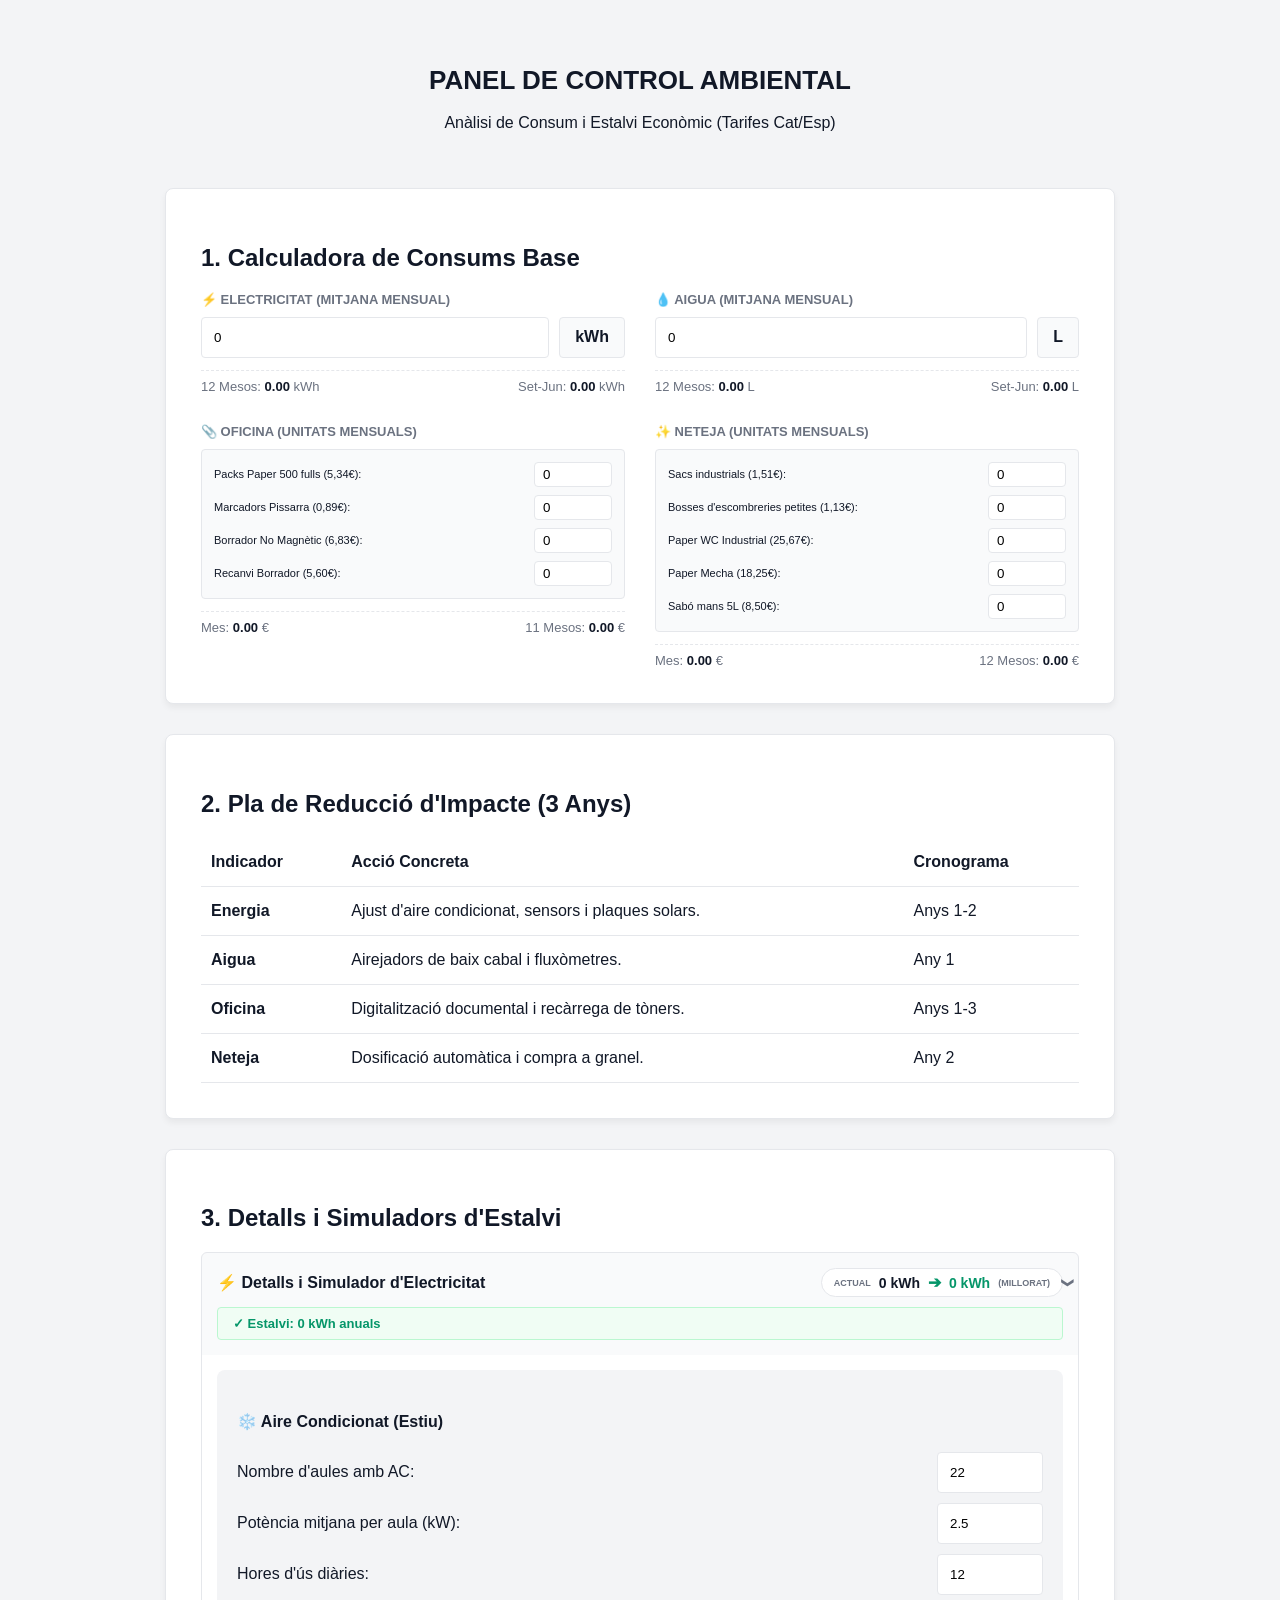
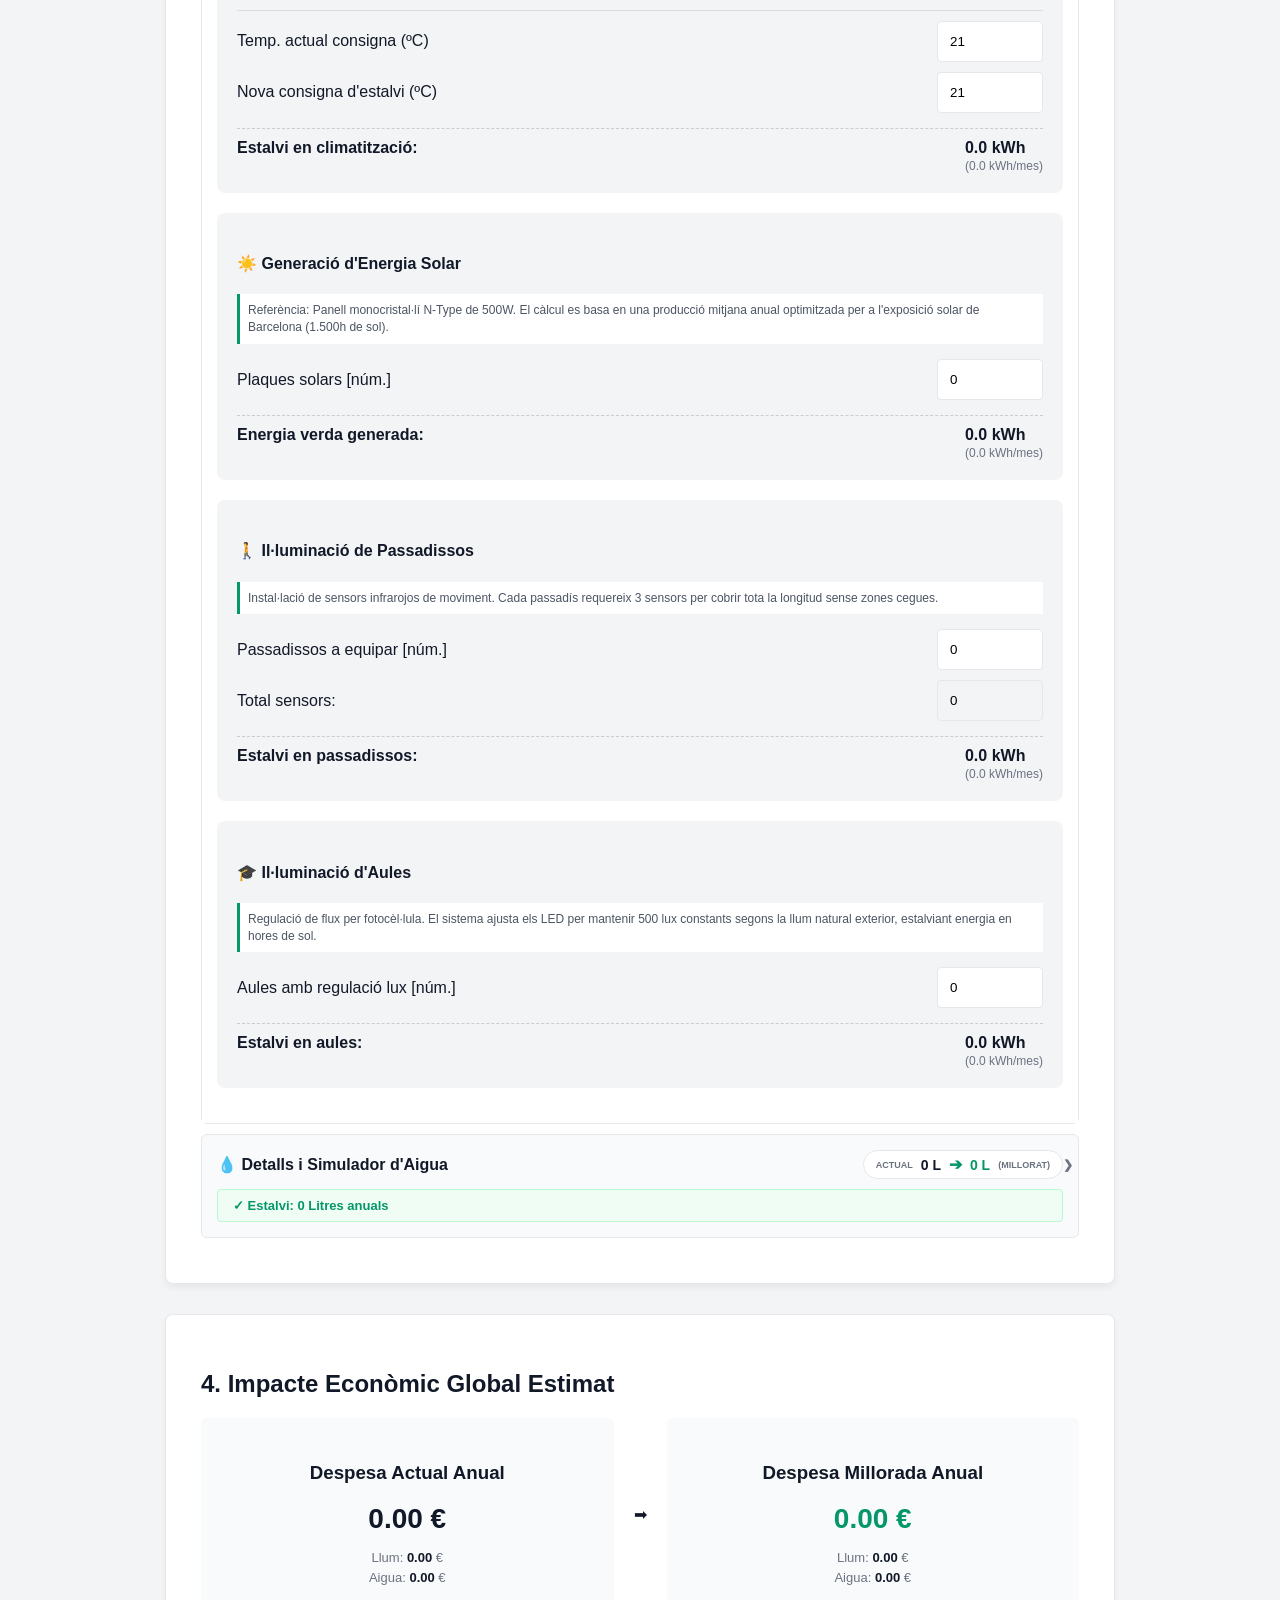
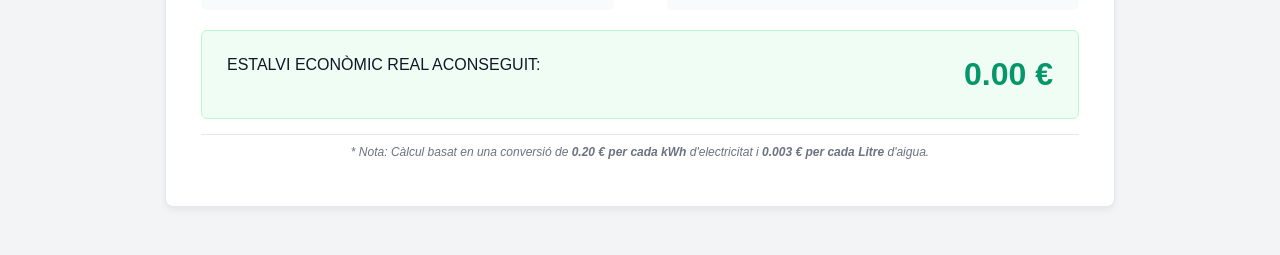
<file: index.html>
<!DOCTYPE html>
<html lang="ca">
<head>
    <meta charset="UTF-8">
    <meta name="viewport" content="width=device-width, initial-scale=1.0">
    <title>Dashboard de Consum i Sostenibilitat - Barcelona</title>
    <link rel="stylesheet" href="calculadora.css">
</head>
<body>

<div class="dashboard">
    <header class="header">
        <h1>PANEL DE CONTROL AMBIENTAL</h1>
        <p>Anàlisi de Consum i Estalvi Econòmic (Tarifes Cat/Esp)</p>
    </header>

    <section class="seccio-card">
        <h2>1. Calculadora de Consums Base</h2>
        <div class="grid-inputs-2x2">
            <div class="input-group">
                <label>⚡ Electricitat (Mitjana mensual)</label>
                <div class="input-controls">
                    <input type="number" id="v1" value="0" oninput="calc()">
                    <span class="fix-unit">kWh</span>
                </div>
                <div class="dades-mini">
                    <div>12 Mesos: <span class="data-val" id="r1">0.00</span> kWh</div>
                    <div>Set-Jun: <span class="data-val" id="r2">0.00</span> kWh</div>
                </div>
            </div>

            <div class="input-group">
                <label>💧 Aigua (Mitjana mensual)</label>
                <div class="input-controls">
                    <input type="number" id="v2" value="0" oninput="calc()">
                    <span class="fix-unit">L</span>
                </div>
                <div class="dades-mini">
                    <div>12 Mesos: <span class="data-val" id="r3">0.00</span> L</div>
                    <div>Set-Jun: <span class="data-val" id="r4">0.00</span> L</div>
                </div>
            </div>

            <div class="input-group">
                <label>📎 Oficina (Unitats mensuals)</label>
                <div class="input-details-grid">
                    <div class="sim-row">
                        <small>Packs Paper 500 fulls (5,34€):</small>
                        <input type="number" id="v3_paper" value="0" oninput="calc()">
                    </div>
                    <div class="sim-row">
                        <small>Marcadors Pissarra (0,89€):</small>
                        <input type="number" id="v3_marcadors" value="0" oninput="calc()">
                    </div>
                    <div class="sim-row">
                        <small>Borrador No Magnètic (6,83€):</small>
                        <input type="number" id="v3_borrador" value="0" oninput="calc()">
                    </div>
                    <div class="sim-row">
                        <small>Recanvi Borrador (5,60€):</small>
                        <input type="number" id="v3_recanvi" value="0" oninput="calc()">
                    </div>
                </div>
                <div class="dades-mini">
                    <div>Mes: <span class="data-val" id="r5_mes">0.00</span> €</div>
                    <div>11 Mesos: <span class="data-val" id="r5">0.00</span> €</div>
                </div>
            </div>

            <div class="input-group">
                <label>✨ Neteja (Unitats mensuals)</label>
                <div class="input-details-grid">
                    <div class="sim-row">
                        <small>Sacs industrials (1,51€):</small>
                        <input type="number" id="v4_sac" value="0" oninput="calc()">
                    </div>
                    <div class="sim-row">
                        <small>Bosses d'escombreries petites (1,13€):</small>
                        <input type="number" id="v4_bossa" value="0" oninput="calc()">
                    </div>
                    <div class="sim-row">
                        <small>Paper WC Industrial (25,67€):</small>
                        <input type="number" id="v4_pwc" value="0" oninput="calc()">
                    </div>
                    <div class="sim-row">
                        <small>Paper Mecha (18,25€):</small>
                        <input type="number" id="v4_mecha" value="0" oninput="calc()">
                    </div>
                    <div class="sim-row">
                        <small>Sabó mans 5L (8,50€):</small>
                        <input type="number" id="v4_sabo" value="0" oninput="calc()">
                    </div>
                </div>
                <div class="dades-mini">
                    <div>Mes: <span class="data-val" id="r7_mes">0.00</span> €</div>
                    <div>12 Mesos: <span class="data-val" id="r7">0.00</span> €</div>
                </div>
            </div>
        </div>
    </section>

    <section class="seccio-card">
        <h2>2. Pla de Reducció d'Impacte (3 Anys)</h2>
        <table class="taula-tech">
            <thead>
                <tr>
                    <th>Indicador</th>
                    <th>Acció Concreta</th>
                    <th>Cronograma</th>
                </tr>
            </thead>
            <tbody>
                <tr>
                    <td><b>Energia</b></td>
                    <td>Ajust d'aire condicionat, sensors i plaques solars.</td>
                    <td>Anys 1-2</td>
                </tr>
                <tr>
                    <td><b>Aigua</b></td>
                    <td>Airejadors de baix cabal i fluxòmetres.</td>
                    <td>Any 1</td>
                </tr>
                <tr>
                    <td><b>Oficina</b></td>
                    <td>Digitalització documental i recàrrega de tòners.</td>
                    <td>Anys 1-3</td>
                </tr>
                <tr>
                    <td><b>Neteja</b></td>
                    <td>Dosificació automàtica i compra a granel.</td>
                    <td>Any 2</td>
                </tr>
            </tbody>
        </table>
    </section>

    <section class="seccio-card">
        <h2>3. Detalls i Simuladors d'Estalvi</h2>
        <div class="accordion-container">
            <details open>
                <summary>
                    <div class="summary-content">
                        <span class="summary-title">⚡ Detalls i Simulador d'Electricitat</span>
                        <div class="summary-stats">
                            <span class="stat-label">actual</span>
                            <span id="comp-elec-actual" class="stat-value">0 kWh</span>
                            <span class="stat-arrow">➔</span>
                            <span id="comp-elec-millora" class="stat-value val-success">0 kWh</span>
                            <span id="label-elec-status" class="stat-label">(millorat)</span>
                        </div>
                    </div>
                    <div id="balance-elec" class="balance-recursos">Balance: 0 kWh</div>
                </summary>
                <div class="details-content simulator-box">
                    <div class="sim-sub-box">
                        <h4>❄️ Aire Condicionat (Estiu)</h4>
                        <div class="sim-row">
                            <label>Nombre d'aules amb AC:</label>
                            <input type="number" id="ac-unitats" value="22" oninput="calc()">
                        </div>
                        <div class="sim-row">
                            <label>Potència mitjana per aula (kW):</label>
                            <input type="number" id="ac-potencia" value="2.5" step="0.1" oninput="calc()">
                        </div>
                        <div class="sim-row">
                            <label>Hores d'ús diàries:</label>
                            <input type="number" id="ac-hores" value="12" oninput="calc()">
                        </div>
                        <div class="sim-row" style="margin-top:15px; border-top: 1px solid #ddd; padding-top:10px;">
                            <label>Temp. actual consigna (ºC)</label>
                            <input type="number" id="inp-temp-actual" value="21" oninput="calc()">
                        </div>
                        <div class="sim-row">
                            <label>Nova consigna d'estalvi (ºC)</label>
                            <input type="number" id="inp-temp-nou" value="21" oninput="calc()">
                        </div>
                        <div class="sim-row-result">
                            <span id="label-ac-result">Estalvi en climatització:</span>
                            <div class="sim-result">
                                <b id="est-temp">0.0</b> kWh<br>
                                <small>(<span id="est-temp-mes">0.0</span> kWh/mes)</small>
                            </div>
                        </div>
                    </div>

                    <div class="sim-sub-box">
                        <h4>☀️ Generació d'Energia Solar</h4>
                        <p class="sim-desc-tecnica">Referència: Panell monocristal·lí N-Type de 500W. El càlcul es basa en una producció mitjana anual optimitzada per a l'exposició solar de Barcelona (1.500h de sol).</p>
                        <div class="sim-row">
                            <label>Plaques solars [núm.]</label>
                            <input type="number" id="inp-plaques" value="0" min="0" oninput="calc()">
                        </div>
                        <div class="sim-row-result">
                            <span>Energia verda generada:</span>
                            <div class="sim-result">
                                <b id="est-plaques">0.0</b> kWh<br>
                                <small>(<span id="est-plaques-mes">0.0</span> kWh/mes)</small>
                            </div>
                        </div>
                    </div>

                    <div class="sim-sub-box">
                        <h4>🚶 Il·luminació de Passadissos</h4>
                        <p class="sim-desc-tecnica">Instal·lació de sensors infrarojos de moviment. Cada passadís requereix 3 sensors per cobrir tota la longitud sense zones cegues.</p>
                        <div class="sim-row">
                            <label>Passadissos a equipar [núm.]</label>
                            <input type="number" id="inp-mov" value="0" min="0" oninput="calc()">
                        </div>
                        <div class="sim-row">
                            <label>Total sensors:</label>
                            <input type="number" id="total-sensors" value="0" readonly style="background: #f3f4f6;">
                        </div>
                        <div class="sim-row-result">
                            <span>Estalvi en passadissos:</span>
                            <div class="sim-result">
                                <b id="est-passadissos">0.0</b> kWh<br>
                                <small>(<span id="est-passadissos-mes">0.0</span> kWh/mes)</small>
                            </div>
                        </div>
                    </div>

                    <div class="sim-sub-box">
                        <h4>🎓 Il·luminació d'Aules</h4>
                        <p class="sim-desc-tecnica">Regulació de flux per fotocèl·lula. El sistema ajusta els LED per mantenir 500 lux constants segons la llum natural exterior, estalviant energia en hores de sol.</p>
                        <div class="sim-row">
                            <label>Aules amb regulació lux [núm.]</label>
                            <input type="number" id="inp-llum" value="0" min="0" oninput="calc()">
                        </div>
                        <div class="sim-row-result">
                            <span>Estalvi en aules:</span>
                            <div class="sim-result">
                                <b id="est-aules">0.0</b> kWh<br>
                                <small>(<span id="est-aules-mes">0.0</span> kWh/mes)</small>
                            </div>
                        </div>
                    </div>
                </div>
            </details>

            <details>
                <summary>
                    <div class="summary-content">
                        <span class="summary-title">💧 Detalls i Simulador d'Aigua</span>
                        <div class="summary-stats">
                            <span class="stat-label">actual</span>
                            <span id="comp-aigua-actual" class="stat-value">0 L</span>
                            <span class="stat-arrow">➔</span>
                            <span id="comp-aigua-millora" class="stat-value val-success">0 L</span>
                            <span id="label-aigua-status" class="stat-label">(millorat)</span>
                        </div>
                    </div>
                    <div id="balance-aigua" class="balance-recursos">Balance: 0 L</div>
                </summary>
                <div class="details-content simulator-box">
                    <div class="sim-sub-box">
                        <h4>🚰 Airejadors d'Alta Eficiència</h4>
                        <p class="sim-desc-tecnica">Dispositius que barregen aire amb l'aigua. Redueixen el cabal de 12L/min a 5L/min sense perdre la sensació de pressió en el rentat de mans.</p>
                        <div class="sim-row">
                            <label>Aixetes amb airejador [núm.]</label>
                            <input type="number" id="inp-airejadors" value="0" min="0" oninput="calc()">
                        </div>
                        <div class="sim-row-result">
                            <span>Aigua estalviada:</span>
                            <div class="sim-result">
                                <b id="est-airejadors">0.0</b> L<br>
                                <small>(<span id="est-airejadors-mes">0.0</span> L/mes)</small>
                            </div>
                        </div>
                    </div>

                    <div class="sim-sub-box">
                        <h4>🚽 Fluxòmetres de Doble Descàrrega</h4>
                        <p class="sim-desc-tecnica">Substitució de descàrregues uniques per sistemes de 3L/6L. L'estalvi es calcula basant-se en una mitjana de 3 usos diaris per usuari.</p>
                        <div class="sim-row">
                            <label>WC amb fluxòmetre instal·lat [núm.]</label>
                            <input type="number" id="inp-fluxometres" value="0" min="0" oninput="calc()">
                        </div>
                        <div class="sim-row-result">
                            <span>Aigua estalviada:</span>
                            <div class="sim-result">
                                <b id="est-fluxometres">0.0</b> L<br>
                                <small>(<span id="est-fluxometres-mes">0.0</span> L/mes)</small>
                            </div>
                        </div>
                    </div>

                    <div class="sim-sub-box">
                        <h4>🍃 Urinaris Secs (Sense Aigua)</h4>
                        <p class="sim-desc-tecnica">Sistemes amb vàlvula de sifó líquid que eliminen completament el consum d'aigua per descàrrega (estalvi de 3L per cada ús).</p>
                        <div class="sim-row">
                            <label>Urinaris a instal·lar [núm.]</label>
                            <input type="number" id="inp-urinaris" value="0" min="0" oninput="calc()">
                        </div>
                        <div class="sim-row-result">
                            <span>Aigua estalviada:</span>
                            <div class="sim-result">
                                <b id="est-urinaris">0.0</b> L<br>
                                <small>(<span id="est-urinaris-mes">0.0</span> L/mes)</small>
                            </div>
                        </div>
                    </div>
                </div>
            </details>
        </div>
    </section>

    <section class="seccio-card highlight-section">
        <h2>4. Impacte Econòmic Global Estimat</h2>
        <div class="comparativa-grid">
            <div class="comp-box">
                <h3>Despesa Actual Anual</h3>
                <div class="big-number" id="totalActual">0.00 <span class="unit">€</span></div>
                <div class="dades-mini-col">
                    <div>Llum: <span class="data-val" id="eur-llum-actual">0.00</span> €</div>
                    <div>Aigua: <span class="data-val" id="eur-aigua-actual">0.00</span> €</div>
                </div>
            </div>
            <div class="fletxa">➡</div>
            <div class="comp-box futur">
                <h3>Despesa Millorada Anual</h3>
                <div class="big-number" id="totalMillora">0.00 <span class="unit">€</span></div>
                <div class="dades-mini-col">
                    <div>Llum: <span class="data-val" id="eur-llum-millora">0.00</span> €</div>
                    <div>Aigua: <span class="data-val" id="eur-aigua-millora">0.00</span> €</div>
                </div>
            </div>
        </div>

        <div class="estalvi-banner">
            <div class="estalvi-text">ESTALVI ECONÒMIC REAL ACONSEGUIT:</div>
            <div class="estalvi-valor" id="estalvi">0.00 €</div>
        </div>

        <p class="nota-conversio">
            * Nota: Càlcul basat en una conversió de <b>0.20 € per cada kWh</b> d'electricitat i <b>0.003 € per cada Litre</b> d'aigua.
        </p>
    </section>
</div>

<script src="calculadora.js"></script>
</body>
</html>
</file>
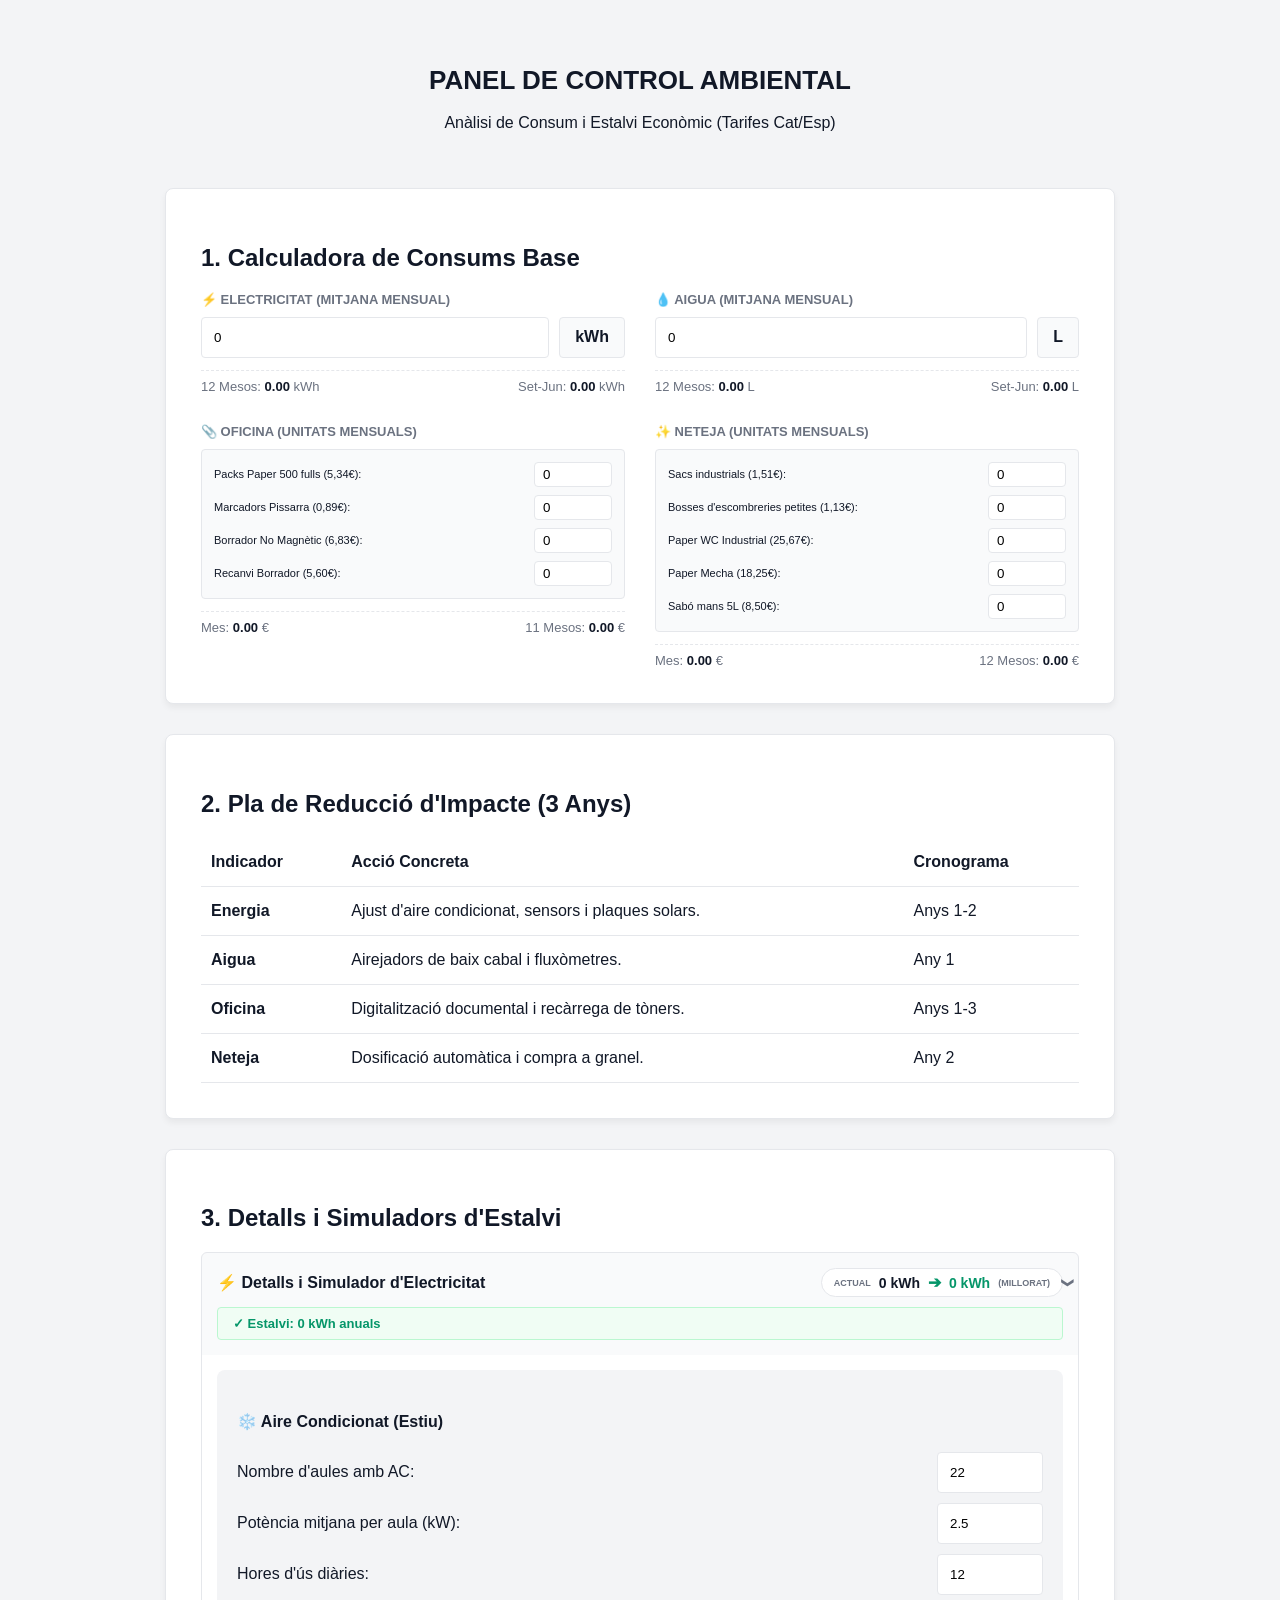
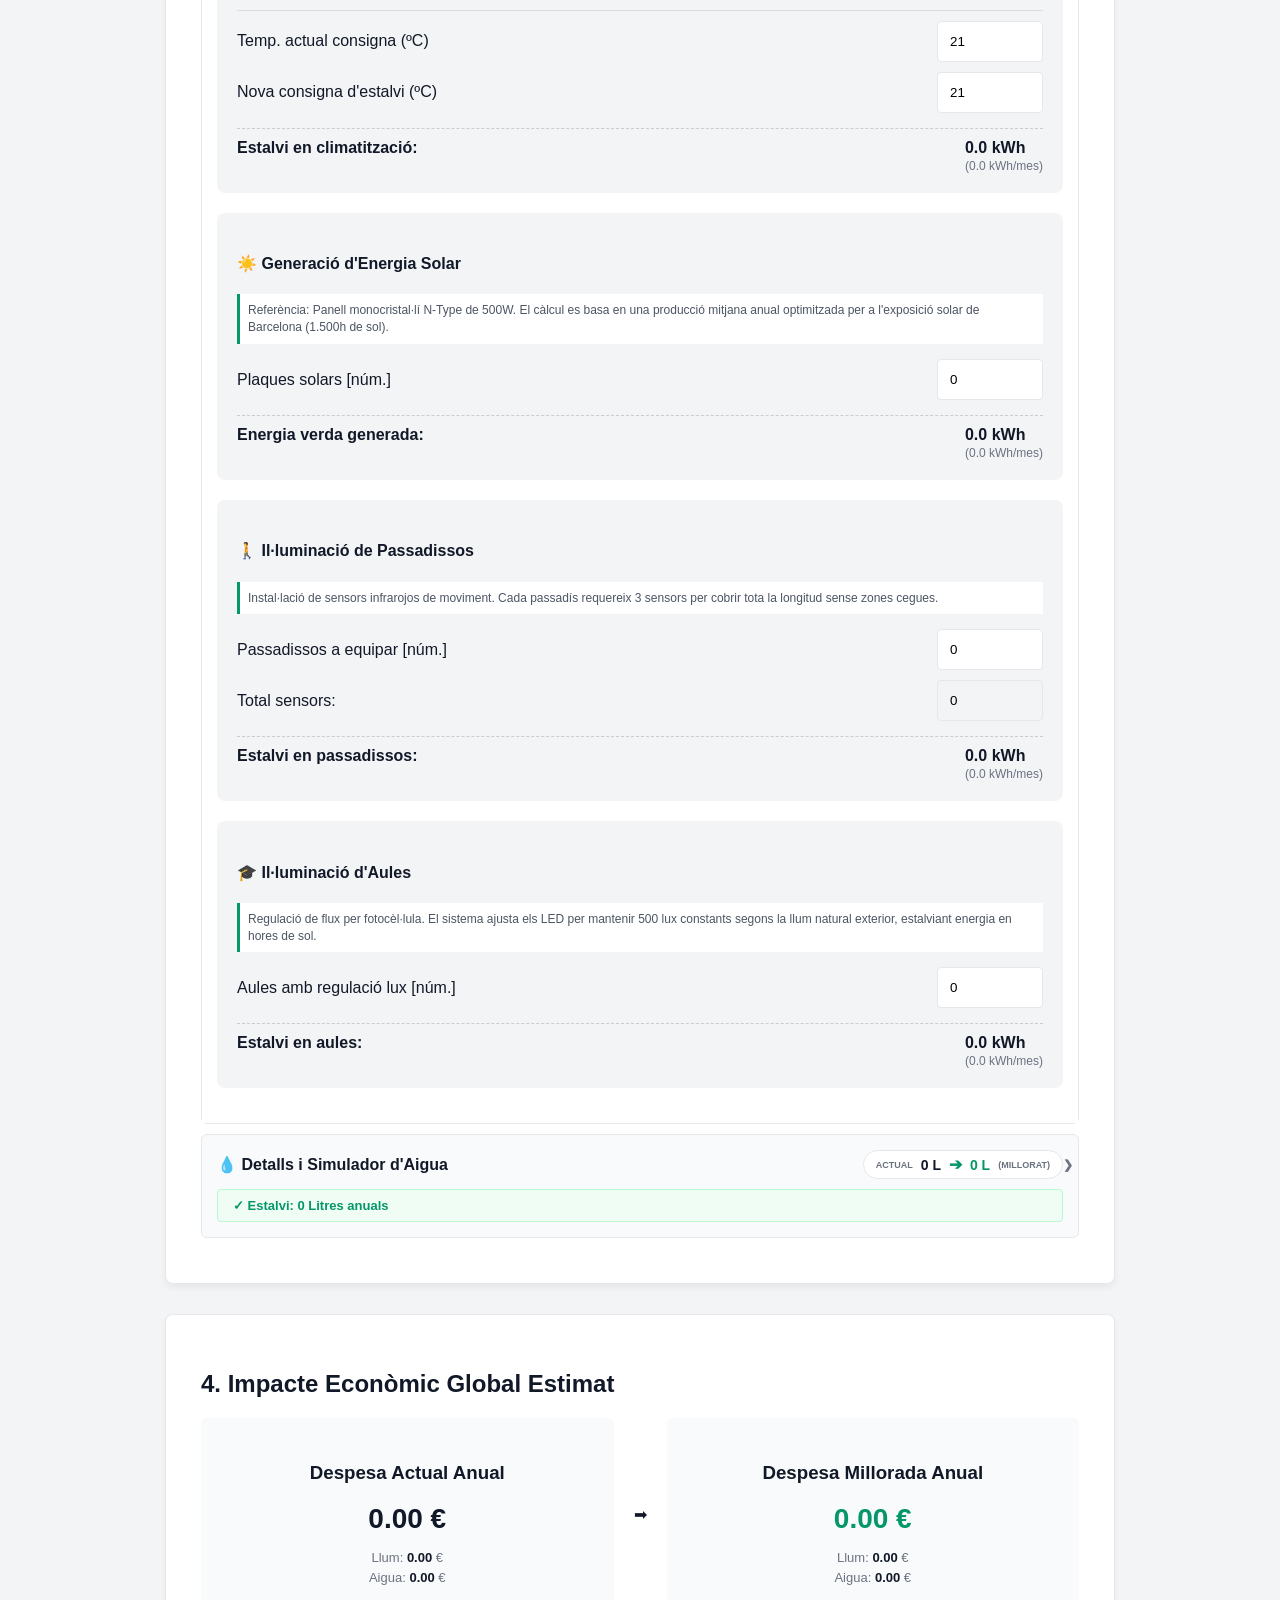
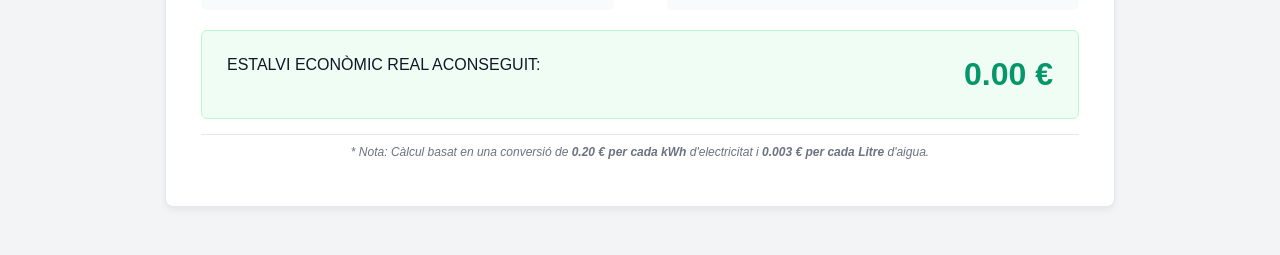
<file: calculadora.html>
<!DOCTYPE html>
<html lang="ca">
<head>
    <meta charset="UTF-8">
    <meta name="viewport" content="width=device-width, initial-scale=1.0">
    <title>Dashboard de Consum i Sostenibilitat - Barcelona</title>
    <link rel="stylesheet" href="calculadora.css">
</head>
<body>

<div class="dashboard">
    <header class="header">
        <h1>PANEL DE CONTROL AMBIENTAL</h1>
        <p>Anàlisi de Consum i Estalvi Econòmic (Tarifes Cat/Esp)</p>
    </header>

    <section class="seccio-card">
        <h2>1. Calculadora de Consums Base</h2>
        <div class="grid-inputs-2x2">
            <div class="input-group">
                <label>⚡ Electricitat (Mitjana mensual)</label>
                <div class="input-controls">
                    <input type="number" id="v1" value="0" oninput="calc()">
                    <span class="fix-unit">kWh</span>
                </div>
                <div class="dades-mini">
                    <div>12 Mesos: <span class="data-val" id="r1">0.00</span> kWh</div>
                    <div>Set-Jun: <span class="data-val" id="r2">0.00</span> kWh</div>
                </div>
            </div>

            <div class="input-group">
                <label>💧 Aigua (Mitjana mensual)</label>
                <div class="input-controls">
                    <input type="number" id="v2" value="0" oninput="calc()">
                    <span class="fix-unit">L</span>
                </div>
                <div class="dades-mini">
                    <div>12 Mesos: <span class="data-val" id="r3">0.00</span> L</div>
                    <div>Set-Jun: <span class="data-val" id="r4">0.00</span> L</div>
                </div>
            </div>

            <div class="input-group">
                <label>📎 Oficina (Unitats mensuals)</label>
                <div class="input-details-grid">
                    <div class="sim-row">
                        <small>Packs Paper 500 fulls (5,34€):</small>
                        <input type="number" id="v3_paper" value="0" oninput="calc()">
                    </div>
                    <div class="sim-row">
                        <small>Marcadors Pissarra (0,89€):</small>
                        <input type="number" id="v3_marcadors" value="0" oninput="calc()">
                    </div>
                    <div class="sim-row">
                        <small>Borrador No Magnètic (6,83€):</small>
                        <input type="number" id="v3_borrador" value="0" oninput="calc()">
                    </div>
                    <div class="sim-row">
                        <small>Recanvi Borrador (5,60€):</small>
                        <input type="number" id="v3_recanvi" value="0" oninput="calc()">
                    </div>
                </div>
                <div class="dades-mini">
                    <div>Mes: <span class="data-val" id="r5_mes">0.00</span> €</div>
                    <div>11 Mesos: <span class="data-val" id="r5">0.00</span> €</div>
                </div>
            </div>

            <div class="input-group">
                <label>✨ Neteja (Unitats mensuals)</label>
                <div class="input-details-grid">
                    <div class="sim-row">
                        <small>Sacs industrials (1,51€):</small>
                        <input type="number" id="v4_sac" value="0" oninput="calc()">
                    </div>
                    <div class="sim-row">
                        <small>Bosses d'escombreries petites (1,13€):</small>
                        <input type="number" id="v4_bossa" value="0" oninput="calc()">
                    </div>
                    <div class="sim-row">
                        <small>Paper WC Industrial (25,67€):</small>
                        <input type="number" id="v4_pwc" value="0" oninput="calc()">
                    </div>
                    <div class="sim-row">
                        <small>Paper Mecha (18,25€):</small>
                        <input type="number" id="v4_mecha" value="0" oninput="calc()">
                    </div>
                    <div class="sim-row">
                        <small>Sabó mans 5L (8,50€):</small>
                        <input type="number" id="v4_sabo" value="0" oninput="calc()">
                    </div>
                </div>
                <div class="dades-mini">
                    <div>Mes: <span class="data-val" id="r7_mes">0.00</span> €</div>
                    <div>12 Mesos: <span class="data-val" id="r7">0.00</span> €</div>
                </div>
            </div>
        </div>
    </section>

    <section class="seccio-card">
        <h2>2. Pla de Reducció d'Impacte (3 Anys)</h2>
        <table class="taula-tech">
            <thead>
                <tr>
                    <th>Indicador</th>
                    <th>Acció Concreta</th>
                    <th>Cronograma</th>
                </tr>
            </thead>
            <tbody>
                <tr>
                    <td><b>Energia</b></td>
                    <td>Ajust d'aire condicionat, sensors i plaques solars.</td>
                    <td>Anys 1-2</td>
                </tr>
                <tr>
                    <td><b>Aigua</b></td>
                    <td>Airejadors de baix cabal i fluxòmetres.</td>
                    <td>Any 1</td>
                </tr>
                <tr>
                    <td><b>Oficina</b></td>
                    <td>Digitalització documental i recàrrega de tòners.</td>
                    <td>Anys 1-3</td>
                </tr>
                <tr>
                    <td><b>Neteja</b></td>
                    <td>Dosificació automàtica i compra a granel.</td>
                    <td>Any 2</td>
                </tr>
            </tbody>
        </table>
    </section>

    <section class="seccio-card">
        <h2>3. Detalls i Simuladors d'Estalvi</h2>
        <div class="accordion-container">
            <details open>
                <summary>
                    <div class="summary-content">
                        <span class="summary-title">⚡ Detalls i Simulador d'Electricitat</span>
                        <div class="summary-stats">
                            <span class="stat-label">actual</span>
                            <span id="comp-elec-actual" class="stat-value">0 kWh</span>
                            <span class="stat-arrow">➔</span>
                            <span id="comp-elec-millora" class="stat-value val-success">0 kWh</span>
                            <span id="label-elec-status" class="stat-label">(millorat)</span>
                        </div>
                    </div>
                    <div id="balance-elec" class="balance-recursos">Balance: 0 kWh</div>
                </summary>
                <div class="details-content simulator-box">
                    <div class="sim-sub-box">
                        <h4>❄️ Aire Condicionat (Estiu)</h4>
                        <div class="sim-row">
                            <label>Nombre d'aules amb AC:</label>
                            <input type="number" id="ac-unitats" value="22" oninput="calc()">
                        </div>
                        <div class="sim-row">
                            <label>Potència mitjana per aula (kW):</label>
                            <input type="number" id="ac-potencia" value="2.5" step="0.1" oninput="calc()">
                        </div>
                        <div class="sim-row">
                            <label>Hores d'ús diàries:</label>
                            <input type="number" id="ac-hores" value="12" oninput="calc()">
                        </div>
                        <div class="sim-row" style="margin-top:15px; border-top: 1px solid #ddd; padding-top:10px;">
                            <label>Temp. actual consigna (ºC)</label>
                            <input type="number" id="inp-temp-actual" value="21" oninput="calc()">
                        </div>
                        <div class="sim-row">
                            <label>Nova consigna d'estalvi (ºC)</label>
                            <input type="number" id="inp-temp-nou" value="21" oninput="calc()">
                        </div>
                        <div class="sim-row-result">
                            <span id="label-ac-result">Estalvi en climatització:</span>
                            <div class="sim-result">
                                <b id="est-temp">0.0</b> kWh<br>
                                <small>(<span id="est-temp-mes">0.0</span> kWh/mes)</small>
                            </div>
                        </div>
                    </div>

                    <div class="sim-sub-box">
                        <h4>☀️ Generació d'Energia Solar</h4>
                        <p class="sim-desc-tecnica">Referència: Panell monocristal·lí N-Type de 500W. El càlcul es basa en una producció mitjana anual optimitzada per a l'exposició solar de Barcelona (1.500h de sol).</p>
                        <div class="sim-row">
                            <label>Plaques solars [núm.]</label>
                            <input type="number" id="inp-plaques" value="0" min="0" oninput="calc()">
                        </div>
                        <div class="sim-row-result">
                            <span>Energia verda generada:</span>
                            <div class="sim-result">
                                <b id="est-plaques">0.0</b> kWh<br>
                                <small>(<span id="est-plaques-mes">0.0</span> kWh/mes)</small>
                            </div>
                        </div>
                    </div>

                    <div class="sim-sub-box">
                        <h4>🚶 Il·luminació de Passadissos</h4>
                        <p class="sim-desc-tecnica">Instal·lació de sensors infrarojos de moviment. Cada passadís requereix 3 sensors per cobrir tota la longitud sense zones cegues.</p>
                        <div class="sim-row">
                            <label>Passadissos a equipar [núm.]</label>
                            <input type="number" id="inp-mov" value="0" min="0" oninput="calc()">
                        </div>
                        <div class="sim-row">
                            <label>Total sensors:</label>
                            <input type="number" id="total-sensors" value="0" readonly style="background: #f3f4f6;">
                        </div>
                        <div class="sim-row-result">
                            <span>Estalvi en passadissos:</span>
                            <div class="sim-result">
                                <b id="est-passadissos">0.0</b> kWh<br>
                                <small>(<span id="est-passadissos-mes">0.0</span> kWh/mes)</small>
                            </div>
                        </div>
                    </div>

                    <div class="sim-sub-box">
                        <h4>🎓 Il·luminació d'Aules</h4>
                        <p class="sim-desc-tecnica">Regulació de flux per fotocèl·lula. El sistema ajusta els LED per mantenir 500 lux constants segons la llum natural exterior, estalviant energia en hores de sol.</p>
                        <div class="sim-row">
                            <label>Aules amb regulació lux [núm.]</label>
                            <input type="number" id="inp-llum" value="0" min="0" oninput="calc()">
                        </div>
                        <div class="sim-row-result">
                            <span>Estalvi en aules:</span>
                            <div class="sim-result">
                                <b id="est-aules">0.0</b> kWh<br>
                                <small>(<span id="est-aules-mes">0.0</span> kWh/mes)</small>
                            </div>
                        </div>
                    </div>
                </div>
            </details>

            <details>
                <summary>
                    <div class="summary-content">
                        <span class="summary-title">💧 Detalls i Simulador d'Aigua</span>
                        <div class="summary-stats">
                            <span class="stat-label">actual</span>
                            <span id="comp-aigua-actual" class="stat-value">0 L</span>
                            <span class="stat-arrow">➔</span>
                            <span id="comp-aigua-millora" class="stat-value val-success">0 L</span>
                            <span id="label-aigua-status" class="stat-label">(millorat)</span>
                        </div>
                    </div>
                    <div id="balance-aigua" class="balance-recursos">Balance: 0 L</div>
                </summary>
                <div class="details-content simulator-box">
                    <div class="sim-sub-box">
                        <h4>🚰 Airejadors d'Alta Eficiència</h4>
                        <p class="sim-desc-tecnica">Dispositius que barregen aire amb l'aigua. Redueixen el cabal de 12L/min a 5L/min sense perdre la sensació de pressió en el rentat de mans.</p>
                        <div class="sim-row">
                            <label>Aixetes amb airejador [núm.]</label>
                            <input type="number" id="inp-airejadors" value="0" min="0" oninput="calc()">
                        </div>
                        <div class="sim-row-result">
                            <span>Aigua estalviada:</span>
                            <div class="sim-result">
                                <b id="est-airejadors">0.0</b> L<br>
                                <small>(<span id="est-airejadors-mes">0.0</span> L/mes)</small>
                            </div>
                        </div>
                    </div>

                    <div class="sim-sub-box">
                        <h4>🚽 Fluxòmetres de Doble Descàrrega</h4>
                        <p class="sim-desc-tecnica">Substitució de descàrregues uniques per sistemes de 3L/6L. L'estalvi es calcula basant-se en una mitjana de 3 usos diaris per usuari.</p>
                        <div class="sim-row">
                            <label>WC amb fluxòmetre instal·lat [núm.]</label>
                            <input type="number" id="inp-fluxometres" value="0" min="0" oninput="calc()">
                        </div>
                        <div class="sim-row-result">
                            <span>Aigua estalviada:</span>
                            <div class="sim-result">
                                <b id="est-fluxometres">0.0</b> L<br>
                                <small>(<span id="est-fluxometres-mes">0.0</span> L/mes)</small>
                            </div>
                        </div>
                    </div>

                    <div class="sim-sub-box">
                        <h4>🍃 Urinaris Secs (Sense Aigua)</h4>
                        <p class="sim-desc-tecnica">Sistemes amb vàlvula de sifó líquid que eliminen completament el consum d'aigua per descàrrega (estalvi de 3L per cada ús).</p>
                        <div class="sim-row">
                            <label>Urinaris a instal·lar [núm.]</label>
                            <input type="number" id="inp-urinaris" value="0" min="0" oninput="calc()">
                        </div>
                        <div class="sim-row-result">
                            <span>Aigua estalviada:</span>
                            <div class="sim-result">
                                <b id="est-urinaris">0.0</b> L<br>
                                <small>(<span id="est-urinaris-mes">0.0</span> L/mes)</small>
                            </div>
                        </div>
                    </div>
                </div>
            </details>
        </div>
    </section>

    <section class="seccio-card highlight-section">
        <h2>4. Impacte Econòmic Global Estimat</h2>
        <div class="comparativa-grid">
            <div class="comp-box">
                <h3>Despesa Actual Anual</h3>
                <div class="big-number" id="totalActual">0.00 <span class="unit">€</span></div>
                <div class="dades-mini-col">
                    <div>Llum: <span class="data-val" id="eur-llum-actual">0.00</span> €</div>
                    <div>Aigua: <span class="data-val" id="eur-aigua-actual">0.00</span> €</div>
                </div>
            </div>
            <div class="fletxa">➡</div>
            <div class="comp-box futur">
                <h3>Despesa Millorada Anual</h3>
                <div class="big-number" id="totalMillora">0.00 <span class="unit">€</span></div>
                <div class="dades-mini-col">
                    <div>Llum: <span class="data-val" id="eur-llum-millora">0.00</span> €</div>
                    <div>Aigua: <span class="data-val" id="eur-aigua-millora">0.00</span> €</div>
                </div>
            </div>
        </div>

        <div class="estalvi-banner">
            <div class="estalvi-text">ESTALVI ECONÒMIC REAL ACONSEGUIT:</div>
            <div class="estalvi-valor" id="estalvi">0.00 €</div>
        </div>

        <p class="nota-conversio">
            * Nota: Càlcul basat en una conversió de <b>0.20 € per cada kWh</b> d'electricitat i <b>0.003 € per cada Litre</b> d'aigua.
        </p>
    </section>
</div>

<script src="calculadora.js"></script>
</body>
</html>
</file>
<file: calculadora.css>
:root {
    --bg-body: #f3f4f6;
    --bg-card: #ffffff;
    --bg-input: #f9fafb;
    --text-main: #111827;
    --text-muted: #6b7280;
    --border-light: #e5e7eb;
    --border-focus: #9ca3af;
    --accent-success: #059669;
    --accent-danger: #dc2626;
}

body {
    font-family: Arial, sans-serif;
    background-color: var(--bg-body);
    color: var(--text-main);
    display: flex;
    justify-content: center;
    padding: 40px 20px;
}

.dashboard { max-width: 950px; width: 100%; display: flex; flex-direction: column; gap: 30px; }
.header { text-align: center; margin-bottom: 10px; }
.header h1 { text-transform: uppercase; font-size: 26px; }

.seccio-card {
    background: var(--bg-card);
    border: 1px solid var(--border-light);
    border-radius: 8px;
    padding: 35px;
    box-shadow: 0 4px 6px rgba(0, 0, 0, 0.05);
}

.grid-inputs-2x2 {
    display: grid;
    grid-template-columns: 1fr 1fr;
    gap: 30px;
    margin-top: 20px;
}

.input-group label {
    display: block;
    font-size: 13px;
    font-weight: bold;
    margin-bottom: 10px;
    color: var(--text-muted);
    text-transform: uppercase;
}

/* Estilos para el desglose de Oficina */
.input-details-grid {
    display: flex;
    flex-direction: column;
    gap: 8px;
    background: var(--bg-input);
    padding: 12px;
    border-radius: 4px;
    border: 1px solid var(--border-light);
    margin-bottom: 12px;
}

.input-details-grid .sim-row {
    margin-bottom: 0;
    justify-content: space-between;
    display: flex;
    align-items: center;
}

.input-details-grid small {
    font-size: 11px;
    color: var(--text-main);
}

.input-details-grid input[type="number"] {
    padding: 4px 8px;
    width: 60px !important;
}

.input-controls { display: flex; gap: 10px; margin-bottom: 12px; }
input[type="number"] {
    background: #fff;
    border: 1px solid var(--border-light);
    padding: 12px;
    border-radius: 4px;
    width: 100%;
}

.fix-unit {
    display: flex;
    align-items: center;
    padding: 0 15px;
    background: var(--bg-input);
    border: 1px solid var(--border-light);
    border-radius: 4px;
    font-weight: bold;
}

.dades-mini {
    font-size: 13px;
    color: var(--text-muted);
    display: flex;
    justify-content: space-between;
    padding-top: 8px;
    border-top: 1px dashed var(--border-light);
}

.dades-mini-col {
    display: flex;
    flex-direction: column;
    align-items: center;
    gap: 5px;
    margin-top: 15px;
    font-size: 13px;
    color: var(--text-muted);
}

.data-val { font-weight: bold; color: var(--text-main); }

.taula-tech { width: 100%; border-collapse: collapse; margin-top: 15px; }
.taula-tech th, .taula-tech td { padding: 15px 10px; border-bottom: 1px solid var(--border-light); text-align: left; }

details { border: 1px solid var(--border-light); border-radius: 6px; background: var(--bg-input); margin-bottom: 10px; }
summary { padding: 15px; font-weight: bold; cursor: pointer; display: flex; flex-direction: column; align-items: flex-start; gap: 10px; }
.details-content { padding: 15px; background: #fff; }

.sim-sub-box { background: var(--bg-body); border-radius: 8px; padding: 20px; margin-bottom: 20px; }
.sim-desc-tecnica { font-size: 12px; color: var(--text-muted); font-style: italic; margin-bottom: 10px; }
.sim-row { display: flex; align-items: center; margin-bottom: 10px; }
.sim-row label { flex: 1; }
.sim-row input { width: 80px !important; }
.sim-row-result { display: flex; justify-content: space-between; margin-top: 15px; font-weight: bold; border-top: 1px dashed #ccc; padding-top: 10px; }

.sim-result small { display: block; font-size: 12px; color: var(--text-muted); font-weight: normal; margin-top: 2px; }

.comparativa-grid { display: flex; align-items: center; justify-content: space-between; gap: 20px; margin-top: 20px; }
.comp-box { flex: 1; background: var(--bg-input); padding: 25px; text-align: center; border-radius: 6px; }
.big-number { font-size: 28px; font-weight: bold; }
.futur .big-number { color: var(--accent-success); }
.estalvi-banner { margin-top: 20px; padding: 25px; display: flex; justify-content: space-between; background: #f0fdf4; border: 1px solid #bbf7d0; border-radius: 6px; }
.estalvi-valor { font-size: 32px; font-weight: bold; color: var(--accent-success); }

.nota-conversio {
    margin-top: 15px;
    font-size: 12px;
    color: #6b7280;
    text-align: center;
    font-style: italic;
    border-top: 1px solid var(--border-light);
    padding-top: 10px;
}

summary { list-style: none; }
summary::-webkit-details-marker { display: none; }

.summary-content {
    display: flex;
    justify-content: space-between;
    align-items: center;
    width: 100%;
    position: relative;
}

.summary-title { font-weight: bold; }

.summary-stats {
    display: flex;
    align-items: center;
    gap: 8px;
    background: #fff;
    padding: 4px 12px;
    border-radius: 20px;
    border: 1px solid var(--border-light);
}

.stat-label { font-size: 9px; text-transform: uppercase; color: var(--text-muted); }
.stat-value { font-size: 14px; font-weight: bold; }
.stat-arrow { color: var(--accent-success); font-weight: bold; }

.val-success { color: var(--accent-success) !important; }
.val-danger { color: var(--accent-danger) !important; }

.balance-recursos {
    width: 100%;
    box-sizing: border-box;
    padding: 8px 15px;
    border-radius: 4px;
    font-weight: bold;
    font-size: 13px;
    border: 1px solid transparent;
    display: flex;
    align-items: center;
    gap: 8px;
}
.balance-recursos.bg-success { background-color: #f0fdf4; border-color: #bbf7d0; color: var(--accent-success); }
.balance-recursos.bg-danger { background-color: #fef2f2; border-color: #fecaca; color: var(--accent-danger); }

.summary-content::after {
    content: '\276F';
    position: absolute;
    right: -10px;
    transition: transform 0.3s;
    font-size: 12px;
    color: var(--text-muted);
}

details[open] .summary-content::after {
    transform: rotate(90deg);
}

.sim-desc-tecnica {
    font-style: normal;
    line-height: 1.4;
    color: #4b5563;
    background: #ffffff;
    padding: 8px;
    border-left: 3px solid var(--accent-success);
    margin-bottom: 15px;
}

input[readonly] {
    cursor: not-allowed;
    outline: none;
}
</file>
